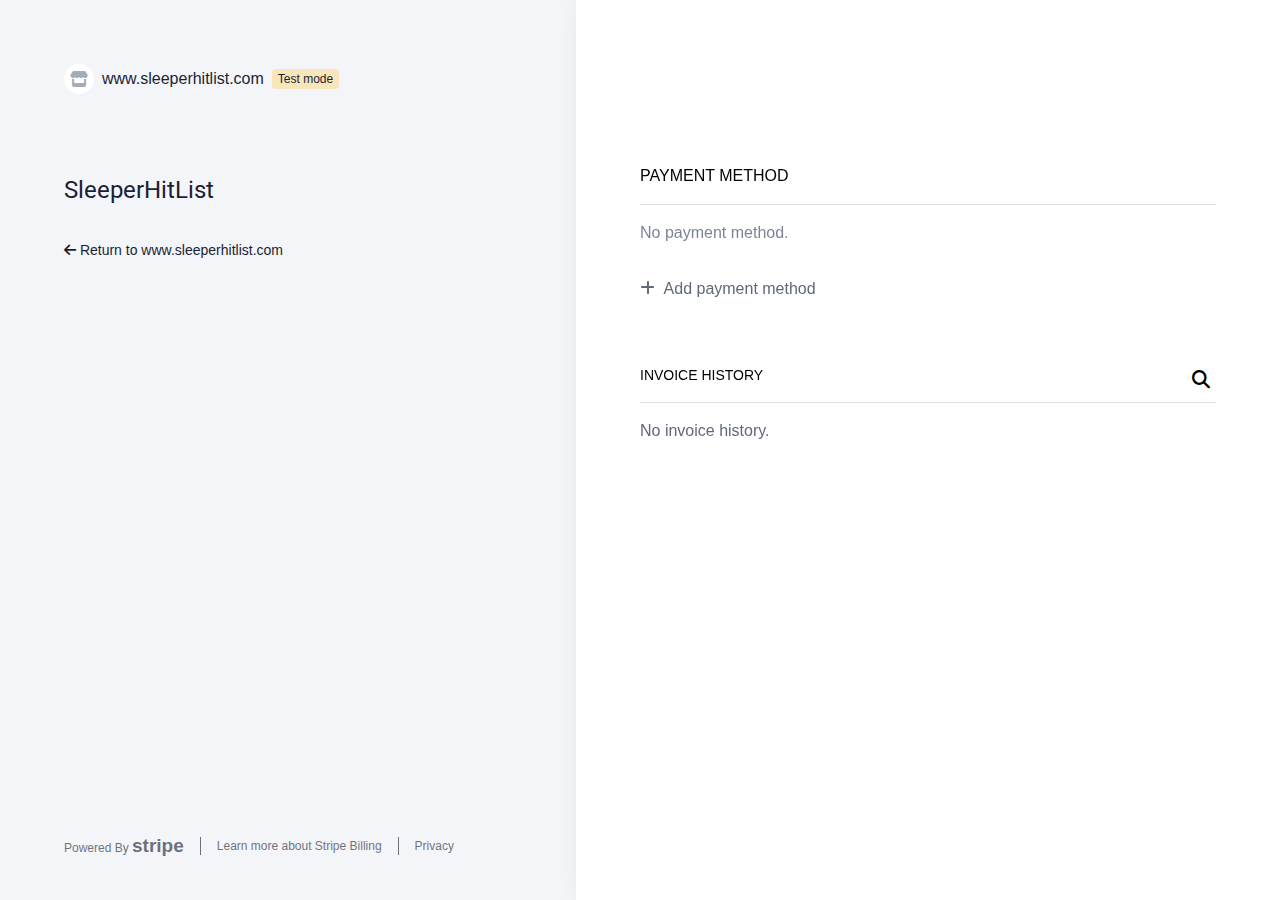
<file: innerPageHtml/billing.html>
<!DOCTYPE html>
<html lang="en">
<head>
    <meta charset="UTF-8">
    <meta name="viewport" content="width=device-width, initial-scale=1.0">
    <title>Billing</title>
    <link rel="stylesheet" href="/innerPageCss/style.css">

    <link rel="stylesheet" href="https://cdnjs.cloudflare.com/ajax/libs/font-awesome/6.6.0/css/all.min.css">
</head>
<body>
       <div class="billing">
        <div class="inner-part">
            <div class="left">
            <div class="top">
              <div class="test-mode">
                <i class="fa-solid fa-store"></i>
                <a href="https://sleeperhitlist-new.webflow.io/">www.sleeperhitlist.com</a>
                <p>Test mode</p>
              </div><!--Test-Mode -->
               <div class="text">
                <h3>SleeperHitList</h3>
               </div>
               <div class="return">
                <a href="https://sleeperhitlist-new.webflow.io/">
                    <i class="fa-solid fa-arrow-left"></i>  
                    Return to www.sleeperhitlist.com</a>
               </div>
            </div><!--top End-->
            <div class="bottom">
                <p > Powered By <span>stripe</span></p>
                <p > Learn more about Stripe Billing</p>
                <p> Privacy</p>
            </div><!--Bottom End-->
            </div><!--Left End-->
            <div class="right">
               <div class="payment">
                <p>Payment method</p>
               </div>
                
               <div class="p-method">
                <p>No payment method.</p>
               </div>

              <div class="add-pay">
                <a href="/innerPageHtml/payment.html"><i class="fa-solid fa-plus"></i> Add payment method</a>
              </div>

               <div class="invoice">
                <p>Invoice history </p>
                <div class="search">
                    <input type="text" placeholder="Filter invoices..." class="hide">
                    <i class="fa-solid fa-magnifying-glass"></i>
                </div>
               </div>

               <div class="no-invoice">
                <p>No invoice history.  </p>
               </div>

            </div><!--Right End-->
        </div><!---inner-part End-->
       </div><!--Billing End-->
</body>
</html>
</file>
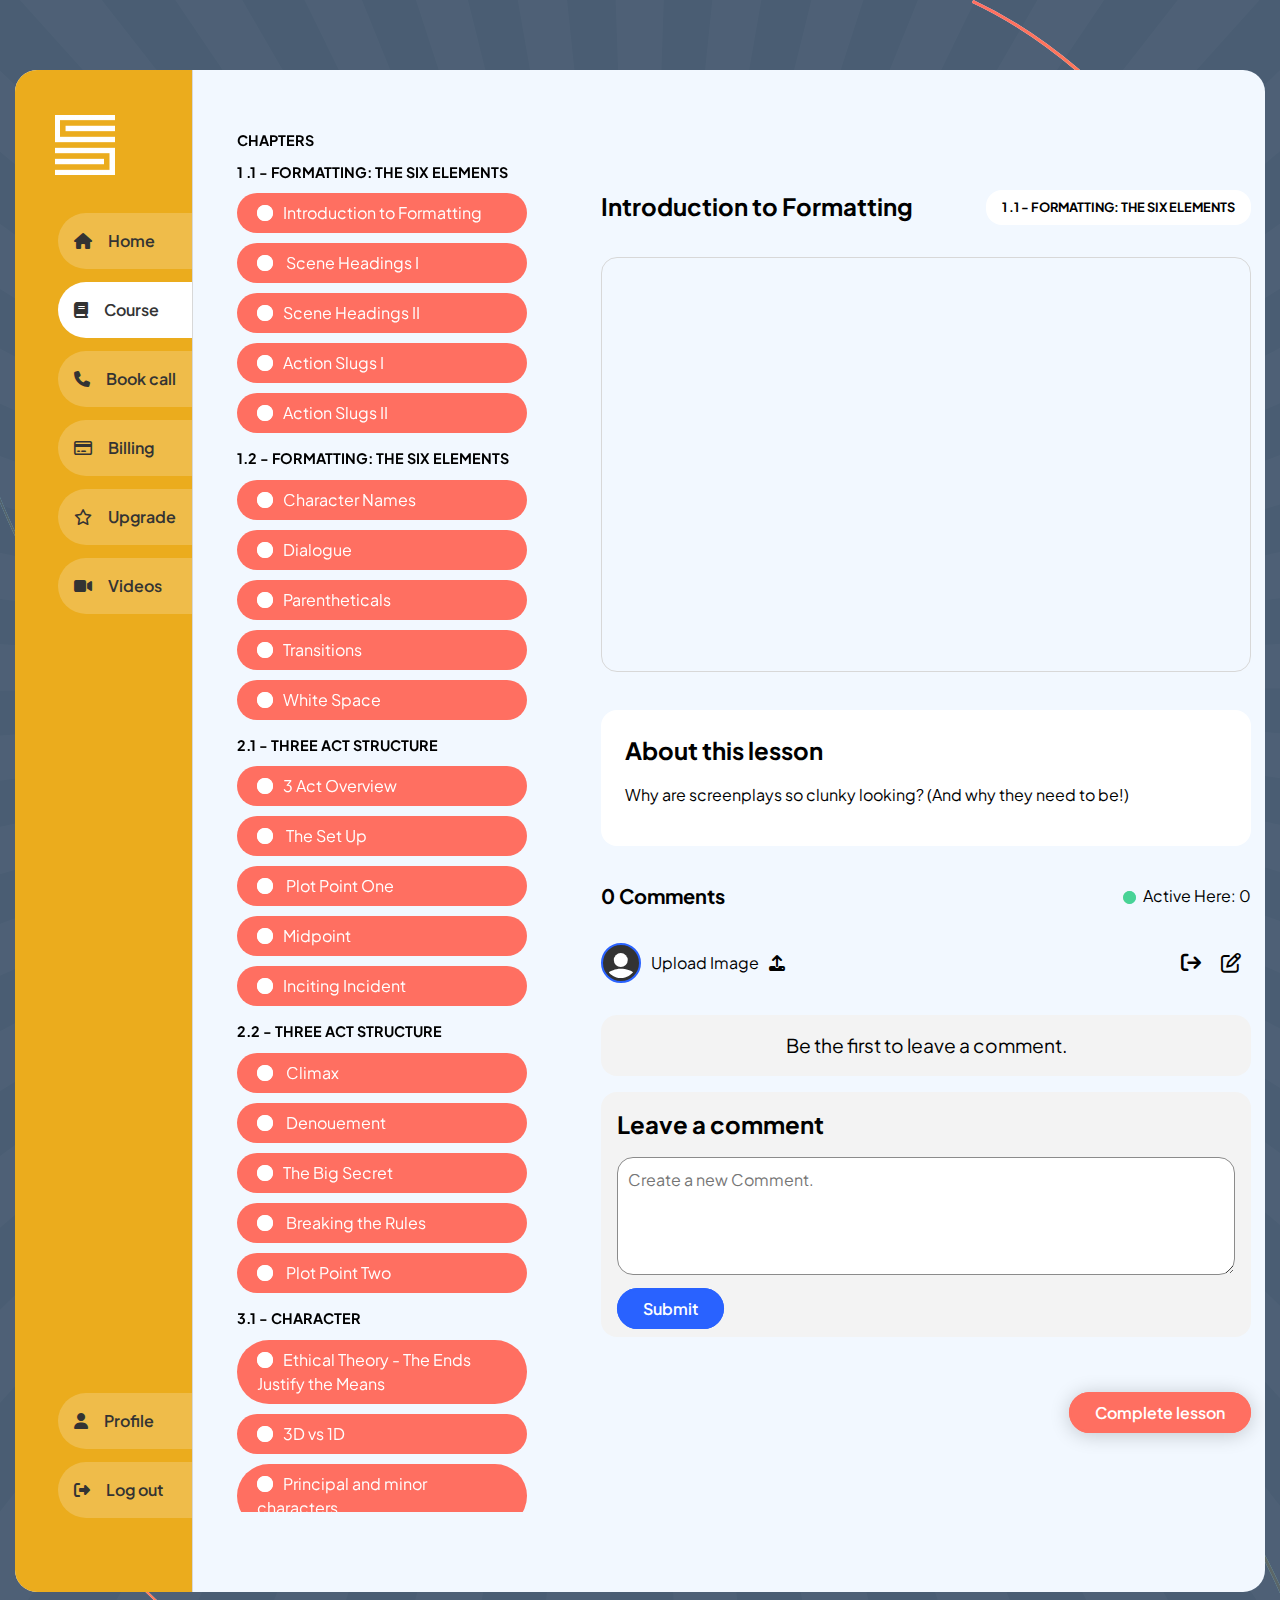
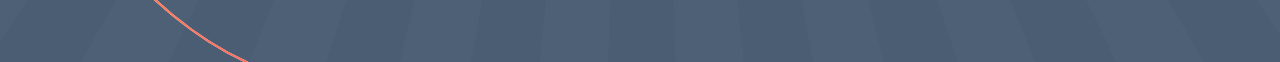
<file: innerPageHtml/course.html>
<!DOCTYPE html>
<html lang="en">
<head>
    <meta charset="UTF-8">
    <meta name="viewport" content="width=device-width, initial-scale=1.0">
    <title>Course</title>
    <link rel="stylesheet" href="/innerPageCss/style.css">
     <link rel="stylesheet" href="/innerPageCss/responsive.css">
    
     <!--Font Awesom Libray-->
     <link rel="stylesheet" href="https://cdnjs.cloudflare.com/ajax/libs/font-awesome/6.6.0/css/all.min.css"/>

     <!---Font Family-->
        <style>
        @import url('https://fonts.googleapis.com/css2?family=Plus+Jakarta+Sans:ital,wght@0,200..800;1,200..800&display=swap');
        </style>
    
</head>
<body>

    <div class="dashboard">
        <img src="/image/das-left.svg" alt="" class="left-side">
        <img src="/image/das-right.svg" alt="" class="right-side">
        <div class="container">
            <div class="app_page">
                <div class="manu_v1">
                    <div class="manu_top">
                       <a href="/HtmlFile/index.html"><img src="/image/dashboard-logo.svg" alt=""></a>
                       <div class="nav">
                         <a href="/innerPageHtml/home.html" class="tablinks" ><i class="fa-solid fa-house"></i><span>Home</span></a>
                         <a href="#" class="home_text tablinks"><i class="fa-solid fa-book"></i><span>Course</span></a>
                         <a href="#" class="tablinks"><i class="fa-solid fa-phone"></i> <span>Book call</span></a>
                         <a href="/innerPageHtml/billing.html" class="tablinks"><i class="fa-regular fa-credit-card"></i> <span>Billing</span></a>
                         <a href="#" class="tablinks"><i class="fa-regular fa-star"></i> <span>Upgrade</span></a>
                         <a href="#" class="tablinks"><i class="fa-solid fa-video"></i> <span>Videos</span></a>
                       </div>
                    </div>
                      
                    <div class="manu_bot">
                     <a href="#"><i class="fa-solid fa-user"></i> <span>Profile</span></a>
                     <a href="#"><i class="fa-solid fa-right-from-bracket"></i> <span>Log out</span></a>
                    </div>
                  </div><!--manu_v1 End-->

                  <div class="main-dashboard">
                    <div class="inner-course">
                        <div class="cheapter-menu">
                             <h4>CHAPTERS</h4>
                             <div class="scroll">
                             <div class="list-item">
                                <h4>1 .1 - FORMATTING: THE SIX ELEMENTS</h4>
                                <ul>
                                    <li><i class="fa-regular fa-circle"></i><a href="#">Introduction to Formatting</a></li>
                                    <li><i class="fa-regular fa-circle"></i><a href="#">
                                        Scene Headings I</a></li>
                                    <li><i class="fa-regular fa-circle"></i><a href="#">Scene Headings II</a></li>
                                    <li><i class="fa-regular fa-circle"></i><a href="#">Action Slugs I</a></li>
                                    <li><i class="fa-regular fa-circle"></i><a href="#">Action Slugs II</a></li>
                                </ul>
                             </div><!--list-item End-->

                             <div class="list-item">
                                <h4>1.2 - FORMATTING: THE SIX ELEMENTS</h4>
                                <ul>
                                    <li><i class="fa-regular fa-circle"></i><a href="#">Character Names</a></li>
                                    <li><i class="fa-regular fa-circle"></i><a href="#">Dialogue</a></li>
                                    <li><i class="fa-regular fa-circle"></i><a href="#">Parentheticals</a></li>
                                    <li><i class="fa-regular fa-circle"></i><a href="#">Transitions</a></li>
                                    <li><i class="fa-regular fa-circle"></i><a href="#">White Space</a></li>
                                </ul>
                             </div><!--list-item End-->

                             <div class="list-item">
                                <h4>2.1 - THREE ACT STRUCTURE</h4>
                                <ul>
                                    <li><i class="fa-regular fa-circle"></i><a href="#">3 Act Overview</a></li>
                                    <li><i class="fa-regular fa-circle"></i><a href="#">
                                        The Set Up</a></li>
                                    <li><i class="fa-regular fa-circle"></i><a href="#">
                                        Plot Point One</a></li>
                                    <li><i class="fa-regular fa-circle"></i><a href="#">Midpoint</a></li>
                                    <li><i class="fa-regular fa-circle"></i><a href="#">Inciting Incident</a></li>
                                </ul>
                             </div><!--list-item End-->
                            
                             <div class="list-item">
                                <h4>2.2 - THREE ACT STRUCTURE</h4>
                                <ul>
                                    <li><i class="fa-regular fa-circle"></i><a href="#">
                                        Climax</a></li>
                                    <li><i class="fa-regular fa-circle"></i><a href="#">
                                        Denouement</a></li>
                                    <li><i class="fa-regular fa-circle"></i><a href="#">The Big Secret</a></li>
                                    <li><i class="fa-regular fa-circle"></i><a href="#">
                                        Breaking the Rules</a></li>
                                    <li><i class="fa-regular fa-circle"></i><a href="#">
                                        Plot Point Two</a></li>
                                </ul>
                             </div><!--list-item End-->
 
                             <div class="list-item">
                                <h4>3.1 - CHARACTER</h4>
                                <ul>
                                    <li><i class="fa-regular fa-circle"></i><a href="#">Ethical Theory - The Ends Justify the Means</a></li>
                                    <li><i class="fa-regular fa-circle"></i><a href="#">3D vs 1D</a></li>
                                    <li><i class="fa-regular fa-circle"></i><a href="#">Principal and minor characters</a></li>
                                </ul>
                             </div><!--list-item End-->
                              
                             <div class="list-item">
                                <h4>3.2 - CHARACTER</h4>
                                <ul>
                                    <li><i class="fa-regular fa-circle"></i><a href="#">Characterization</a></li>
                                    <li><i class="fa-regular fa-circle"></i><a href="#">Deep Character</a></li>
                                    <li><i class="fa-regular fa-circle"></i><a href="#">Passive vs. Active</a></li>
                                    <li><i class="fa-regular fa-circle"></i><a href="#"> Heroes and Villians</a></li>
                                </ul>
                             </div><!--list-item End-->

                             <div class="list-item">
                                <h4>4.1 - DIALOGUE</h4>
                                <ul>
                                    <li><i class="fa-regular fa-circle"></i><a href="#">Dialogue Intro</a></li>
                                    <li><i class="fa-regular fa-circle"></i><a href="#">Exposition</a></li>
                                    <li><i class="fa-regular fa-circle"></i><a href="#"> Differentiation</a></li>
                                    <li><i class="fa-regular fa-circle"></i><a href="#">Dialogue is NOT normal</a></li>
                                </ul>
                             </div><!--list-item End-->

                             <div class="list-item">
                                <h4>4.2 - DIALOGUE</h4>
                                <ul>
                                    <li><i class="fa-regular fa-circle"></i><a href="#">Shoe Leather</a></li>
                                    <li><i class="fa-regular fa-circle"></i><a href="#">Quality vs Quantity</a></li>
                                    <li><i class="fa-regular fa-circle"></i><a href="#">Subtext</a></li>
                                    <li><i class="fa-regular fa-circle"></i><a href="#">Be Fearless</a></li>
                                </ul>
                             </div><!--list-item End-->

                             <div class="list-item">
                                <h4>5.1 - SCENE</h4>
                                <ul>
                                    <li><i class="fa-regular fa-circle"></i><a href="#">
                                        Scene Headings vs Scene</a></li>
                                    <li><i class="fa-regular fa-circle"></i><a href="#">
                                        The Sequence</a></li>
                                    <li><i class="fa-regular fa-circle"></i><a href="#">Two reasons to write a scene</a></li>   
                                </ul>
                             </div><!--list-item End-->

                             <div class="list-item">
                                <h4>5.2 - SCENE</h4>
                                <ul>
                                    <li><i class="fa-regular fa-circle"></i><a href="#">Setups/Payoffs</a></li>
                                    <li><i class="fa-regular fa-circle"></i><a href="#">
                                        Start Late/End Early</a></li>
                                    <li><i class="fa-regular fa-circle"></i><a href="#">Conflict</a></li>
                                    <li><i class="fa-regular fa-circle"></i><a href="#">The Pivot</a></li>
                                </ul>
                             </div><!--list-item End-->

                             <div class="list-item">
                                <h4>6.1 - THEME</h4>
                                <ul>
                                    <li><i class="fa-regular fa-circle"></i><a href="#">
                                        Defining Theme</a></li>
                                    <li><i class="fa-regular fa-circle"></i><a href="#">
                                        Inevitability</a></li>
                                    <li><i class="fa-regular fa-circle"></i><a href="#">Real World Examples</a></li>
                                    <li><i class="fa-regular fa-circle"></i><a href="#">Ideology: writer’s bane</a></li>
                                    <li><i class="fa-regular fa-circle"></i><a href="#">Message vs Meaning</a></li>
                                </ul>
                             </div><!--list-item End-->
                            </div><!--Scroll End-->
                        </div><!--cheapter-menu End-->

                        <main class="main_dashboard">
                            <div class="text-head">
                                <h3>Introduction to Formatting</h3>
                                <p>1 .1 - FORMATTING: THE SIX ELEMENTS</p>
                            </div>
                            <div class="video">
                                <iframe  src="https://app.vidzflow.com/v/PXlS69CDKG" frameborder="0" scrolling="no"></iframe>
                            </div>
                            <div class="about-lesson">
                                <h3>About this lesson</h3>
                                <p>Why are screenplays so clunky looking? (And why they need to be!)</p>
                            </div>

                            <div class="comment">
                                <h5>0 Comments</h5>
                                 <p><i class="fa-regular fa-circle"></i>Active Here: 0</p>
                            </div>
                            <div class="comment_profile">
                                <div class="left">
                                    <img src="/image/profile_img.svg"alt="">
                                     <p>Upload Image</p>
                                     <i class="fa-solid fa-upload"></i>
                                </div>
                                <div class="right">
                                    <i class="fa-solid fa-arrow-right-from-bracket"></i>
                                    <i class="fa-regular fa-pen-to-square"></i>
                                </div>
                            </div>
                             
                            <div class="comment-text">
                                <p>Be the first to leave a comment.</p>
                            </div>

                            <div class="leave-comment">
                              <h3>Leave a comment</h3>
                              <textarea name="" id="" placeholder="Create a new Comment." rows="4" ></textarea> <br>
                              <a href="#">Submit</a>
                            </div>
                            
                            <div class="complete">
                                <a href="#">Complete lesson</a>
                            </div>
                        </main><!--main_dashboard End-->
                    </div><!--inner course End-->
                  </div><!---main-dashboard end-->
            </div><!--app_page End-->
        </div><!---Container End-->
    </div><!--dashboard End-->
    
</body>
</html>
</file>
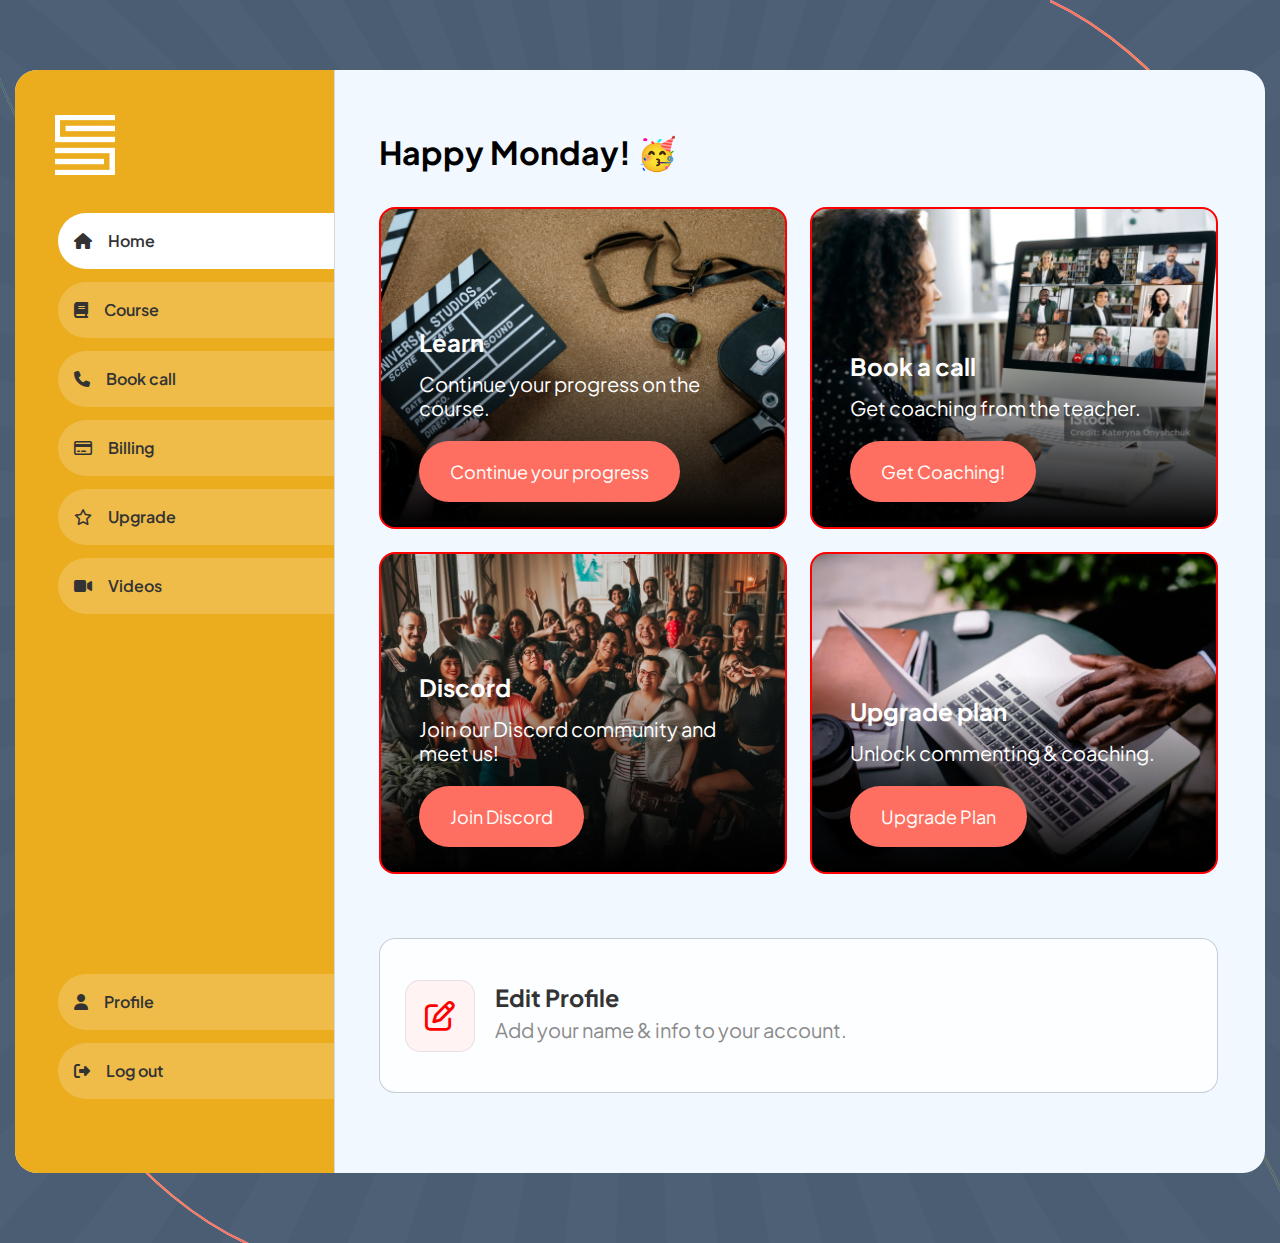
<file: innerPageHtml/home.html>
<!DOCTYPE html>
<html lang="en">
<head>
    <meta charset="UTF-8">
    <meta name="viewport" content="width=device-width, initial-scale=1.0">
    <title>Home</title>
    <link rel="stylesheet" href="/innerPageCss/style.css">
    <link rel="stylesheet" href="/innerPageCss/responsive.css">

    <!--Font Awesom Library-->
    <link rel="stylesheet" href="https://cdnjs.cloudflare.com/ajax/libs/font-awesome/6.6.0/css/all.min.css"/>

    <!---Font Family-->
       <style>
        @import url('https://fonts.googleapis.com/css2?family=Plus+Jakarta+Sans:ital,wght@0,200..800;1,200..800&display=swap');
        </style>
</head>
<body>
    <div class="dashboard">
        <img src="/image/das-left.svg" alt="" class="left-side">
        <img src="/image/das-right.svg" alt="" class="right-side">
        <div class="container">
           <div class="app_page">
             <div class="manu_v1">
               <div class="manu_top">
                  <a href="/HtmlFile/index.html"><img src="/image/dashboard-logo.svg" alt=""></a>
                  <div class="nav">
                    <a href="#" class="home_text tablinks"><i class="fa-solid fa-house"></i><span>Home</span></a>
                    <a href="/innerPageHtml/course.html" class="tablinks"><i class="fa-solid fa-book"></i><span>Course</span></a>
                    <a href="#" class="tablinks" ><i class="fa-solid fa-phone"></i> <span>Book call</span></a>
                    <a href="/innerPageHtml/billing.html" class="tablinks"><i class="fa-regular fa-credit-card"></i> <span>Billing</span></a>
                    <a href="#" class="tablinks"><i class="fa-regular fa-star"></i> <span>Upgrade</span></a>
                    <a href="#" class="tablinks"><i class="fa-solid fa-video"></i> <span>Videos</span></a>
                  </div>
               </div>
                 
               <div class="manu_bot">
                <a href="#"><i class="fa-solid fa-user"></i> <span>Profile</span></a>
                <a href="#"><i class="fa-solid fa-right-from-bracket"></i> <span>Log out</span></a>
               </div>
             </div><!--manu_v1 End-->
    
             <div class="main-dashboard">
               <h1>Happy Monday! 🥳 </h1>
                <div class="home">
                   <div class="box">
                    <h2>Learn</h2>
                    <p>Continue your progress on the course.</p>
                    <a href="#">Continue your progress</a>
                   </div>

                   <div class="box">
                        <h2>Book a call</h2>
                    <p>Get coaching from the teacher.</p>
                    <a href="#">Get Coaching!</a>
                   </div>

                   <div class="box">
                   <h2>Discord</h2>
                    <p>Join our Discord community and meet us!</p>
                    <a href="#">Join Discord</a>
                   </div>

                   <div class="box">
                    <h2>Upgrade plan</h2>
                    <p>Unlock commenting & coaching.</p>
                    <a href="#">Upgrade Plan</a>
                   </div>

                </div>

                 <div class="edit_profile">
                     <div class="left">
                       <a href="#"><i class="fa-regular fa-pen-to-square"></i></a>
                     </div>
                     <div class="right">
                      <h3>Edit Profile</h3>
                      <p>Add your name & info to your account.</p>
                     </div>
                 </div>
             </div><!--main-dashboard End-->
           </div><!--app_page End-->
        </div><!--Container End-->
    </div><!--dashboard End-->
</body>
</html>
</file>
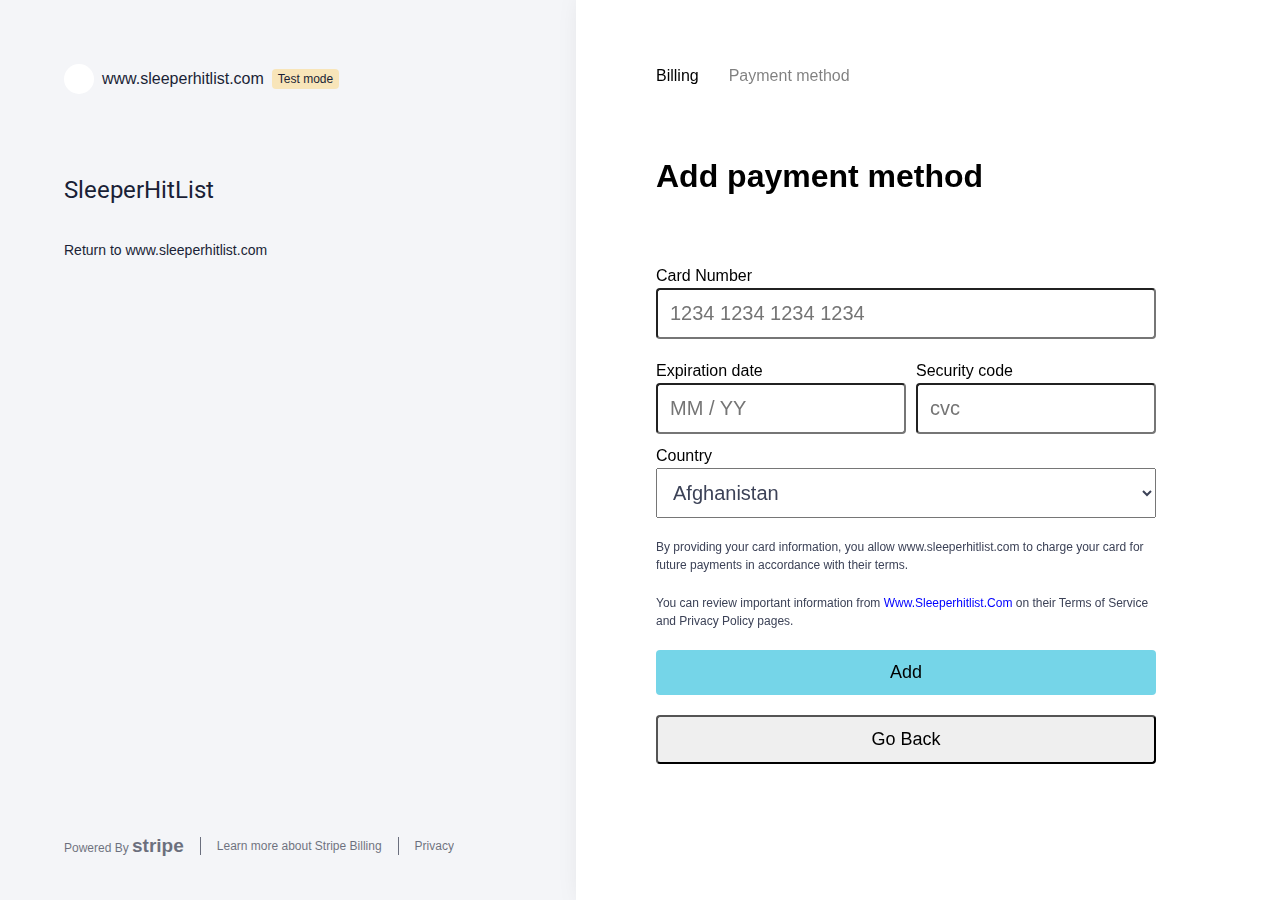
<file: innerPageHtml/payment.html>
<!DOCTYPE html>
<html lang="en">

<head>
  <meta charset="UTF-8">
  <meta name="viewport" content="width=device-width, initial-scale=1.0">
  <title>Payment</title>
  <link rel="stylesheet" href="/innerPageCss/style.css">
  <link rel="stylesheet" href="https://cdnjs.cloudflare.com/ajax/libs/font-awesome/6.6.0/css/all.min.css"
    integrity="sha512-Kc323vGBEqzTmouAECnVceyQqyqdsSiqLQISBL29aUW4U/M7pSPA/gEUZQqv1cwx4OnYxTxve5UMg5GT6L4JJg=="
    crossorigin="anonymous" referrerpolicy="no-referrer" />
</head>

<body>
  <div class="billing">
    <div class="inner-part">
      <div class="left">
        <div class="top">
          <div class="test-mode">
            <i class="fa-solid fa-store"></i>
            <a href="https://sleeperhitlist-new.webflow.io/">www.sleeperhitlist.com</a>
            <p>Test mode</p>
          </div><!--Test-Mode -->
          <div class="text">
            <h3>SleeperHitList</h3>
          </div>
          <div class="return">
            <a href="#">
              <i class="fa-solid fa-arrow-left"></i>
              Return to www.sleeperhitlist.com</a>
          </div>
        </div><!--top End-->
        <div class="bottom">
          <p> Powered By <span>stripe</span></p>
          <p> Learn more about Stripe Billing</p>
          <p> Privacy</p>
        </div><!--Bottom End-->
      </div><!--Left End-->
      <div class="payment-method">
        <div class="box-root">
          <a href="/innerPageHtml/billing.html"> Billing</a>
          <i class="fa-solid fa-chevron-right"></i>
          <span>Payment method</span>
        </div>

        <div class="form">
          <h1>Add payment method</h1>
          <div class="card-form">
           <div class="cardNumber">
            <div class="card-num">
              <label for="">Card Number</label> <br>
              <input type="number"  placeholder="1234 1234 1234 1234">
             </div>
             <div class="card-icon">
              <i class="fa-brands fa-cc-visa"></i>
              <i class="fa-brands fa-cc-mastercard"></i>
              <i class="fa-brands fa-cc-amex"></i>
              <i class="fa-brands fa-cc-jcb"></i>
             </div>
           </div><!--Card-Number-->
            <div class="date-code">
              <div class="date">
                <label for="">Expiration date</label> <br>
                <input type="number" placeholder="MM / YY">
              </div>
              <div class="code">
                <div class="sub-code">
                  <label for="">Security code</label> <br>
                <input type="number" placeholder="cvc">
                </div>
                <div class="credit">
                  <i class="fa-regular fa-credit-card"></i>
                </div>
              </div>
            </div><!---Date-Code-->
            <label for="">Country</label>
            <div class="p select">
            <select name="" id="">
              <option disabled="" value="">Select</option>
              <option value="AF">Afghanistan</option>
              <option value="AX">Åland Islands</option>
              <option value="AL">Albania</option>
              <option value="DZ">Algeria</option>
              <option value="AD">Andorra</option>
              <option value="AO">Angola</option>
              <option value="AI">Anguilla</option>
              <option value="AQ">Antarctica</option>
              <option value="AG">Antigua &amp; Barbuda</option>
              <option value="AR">Argentina</option>
              <option value="AM">Armenia</option>
              <option value="AW">Aruba</option>
              <option value="AC">Ascension Island</option>
              <option value="AU">Australia</option>
              <option value="AT">Austria</option>
              <option value="AZ">Azerbaijan</option>
              <option value="BS">Bahamas</option>
              <option value="BH">Bahrain</option>
              <option value="BD">Bangladesh</option>
              <option value="BB">Barbados</option>
              <option value="BY">Belarus</option>
              <option value="BE">Belgium</option>
              <option value="BZ">Belize</option>
              <option value="BJ">Benin</option>
              <option value="BM">Bermuda</option>
              <option value="BT">Bhutan</option>
              <option value="BO">Bolivia</option>
              <option value="BA">Bosnia &amp; Herzegovina</option>
              <option value="BW">Botswana</option>
              <option value="BV">Bouvet Island</option>
              <option value="BR">Brazil</option>
              <option value="IO">British Indian Ocean Territory</option>
              <option value="VG">British Virgin Islands</option>
              <option value="BN">Brunei</option>
              <option value="BG">Bulgaria</option>
              <option value="BF">Burkina Faso</option>
              <option value="BI">Burundi</option>
              <option value="KH">Cambodia</option>
              <option value="CM">Cameroon</option>
              <option value="CA">Canada</option>
              <option value="CV">Cape Verde</option>
              <option value="BQ">Caribbean Netherlands</option>
              <option value="KY">Cayman Islands</option>
              <option value="CF">Central African Republic</option>
              <option value="TD">Chad</option>
              <option value="CL">Chile</option>
              <option value="CN">China</option>
              <option value="CO">Colombia</option>
              <option value="KM">Comoros</option>
              <option value="CG">Congo - Brazzaville</option>
              <option value="CD">Congo - Kinshasa</option>
              <option value="CK">Cook Islands</option>
              <option value="CR">Costa Rica</option>
              <option value="CI">Côte d’Ivoire</option>
              <option value="HR">Croatia</option>
              <option value="CW">Curaçao</option>
              <option value="CY">Cyprus</option>
              <option value="CZ">Czechia</option>
              <option value="DK">Denmark</option>
              <option value="DJ">Djibouti</option>
              <option value="DM">Dominica</option>
              <option value="DO">Dominican Republic</option>
              <option value="EC">Ecuador</option>
              <option value="EG">Egypt</option>
              <option value="SV">El Salvador</option>
              <option value="GQ">Equatorial Guinea</option>
              <option value="ER">Eritrea</option>
              <option value="EE">Estonia</option>
              <option value="SZ">Eswatini</option>
              <option value="ET">Ethiopia</option>
              <option value="FK">Falkland Islands</option>
              <option value="FO">Faroe Islands</option>
              <option value="FJ">Fiji</option>
              <option value="FI">Finland</option>
              <option value="FR">France</option>
              <option value="GF">French Guiana</option>
              <option value="PF">French Polynesia</option>
              <option value="TF">French Southern Territories</option>
              <option value="GA">Gabon</option>
              <option value="GM">Gambia</option>
              <option value="GE">Georgia</option>
              <option value="DE">Germany</option>
              <option value="GH">Ghana</option>
              <option value="GI">Gibraltar</option>
              <option value="GR">Greece</option>
              <option value="GL">Greenland</option>
              <option value="GD">Grenada</option>
              <option value="GP">Guadeloupe</option>
              <option value="GU">Guam</option>
              <option value="GT">Guatemala</option>
              <option value="GG">Guernsey</option>
              <option value="GN">Guinea</option>
              <option value="GW">Guinea-Bissau</option>
              <option value="GY">Guyana</option>
              <option value="HT">Haiti</option>
              <option value="HN">Honduras</option>
              <option value="HK">Hong Kong SAR China</option>
              <option value="HU">Hungary</option>
              <option value="IS">Iceland</option>
              <option value="IN">India</option>
              <option value="ID">Indonesia</option>
              <option value="IQ">Iraq</option>
              <option value="IE">Ireland</option>
              <option value="IM">Isle of Man</option>
              <option value="IL">Israel</option>
              <option value="IT">Italy</option>
              <option value="JM">Jamaica</option>
              <option value="JP">Japan</option>
              <option value="JE">Jersey</option>
              <option value="JO">Jordan</option>
              <option value="KZ">Kazakhstan</option>
              <option value="KE">Kenya</option>
              <option value="KI">Kiribati</option>
              <option value="XK">Kosovo</option>
              <option value="KW">Kuwait</option>
              <option value="KG">Kyrgyzstan</option>
              <option value="LA">Laos</option>
              <option value="LV">Latvia</option>
              <option value="LB">Lebanon</option>
              <option value="LS">Lesotho</option>
              <option value="LR">Liberia</option>
              <option value="LY">Libya</option>
              <option value="LI">Liechtenstein</option>
              <option value="LT">Lithuania</option>
              <option value="LU">Luxembourg</option>
              <option value="MO">Macao SAR China</option>
              <option value="MG">Madagascar</option>
              <option value="MW">Malawi</option>
              <option value="MY">Malaysia</option>
              <option value="MV">Maldives</option>
              <option value="ML">Mali</option>
              <option value="MT">Malta</option>
              <option value="MQ">Martinique</option>
              <option value="MR">Mauritania</option>
              <option value="MU">Mauritius</option>
              <option value="YT">Mayotte</option>
              <option value="MX">Mexico</option>
              <option value="MD">Moldova</option>
              <option value="MC">Monaco</option>
              <option value="MN">Mongolia</option>
              <option value="ME">Montenegro</option>
              <option value="MS">Montserrat</option>
              <option value="MA">Morocco</option>
              <option value="MZ">Mozambique</option>
              <option value="MM">Myanmar (Burma)</option>
              <option value="NA">Namibia</option>
              <option value="NR">Nauru</option>
              <option value="NP">Nepal</option>
              <option value="NL">Netherlands</option>
              <option value="NC">New Caledonia</option>
              <option value="NZ">New Zealand</option>
              <option value="NI">Nicaragua</option>
              <option value="NE">Niger</option>
              <option value="NG">Nigeria</option>
              <option value="NU">Niue</option>
              <option value="MK">North Macedonia</option>
              <option value="NO">Norway</option>
              <option value="OM">Oman</option>
              <option value="PK">Pakistan</option>
              <option value="PS">Palestinian Territories</option>
              <option value="PA">Panama</option>
              <option value="PG">Papua New Guinea</option>
              <option value="PY">Paraguay</option>
              <option value="PE">Peru</option>
              <option value="PH">Philippines</option>
              <option value="PN">Pitcairn Islands</option>
              <option value="PL">Poland</option>
              <option value="PT">Portugal</option>
              <option value="PR">Puerto Rico</option>
              <option value="QA">Qatar</option>
              <option value="RE">Réunion</option>
              <option value="RO">Romania</option>
              <option value="RU">Russia</option>
              <option value="RW">Rwanda</option>
              <option value="WS">Samoa</option>
              <option value="SM">San Marino</option>
              <option value="ST">São Tomé &amp; Príncipe</option>
              <option value="SA">Saudi Arabia</option>
              <option value="SN">Senegal</option>
              <option value="RS">Serbia</option>
              <option value="SC">Seychelles</option>
              <option value="SL">Sierra Leone</option>
              <option value="SG">Singapore</option>
              <option value="SX">Sint Maarten</option>
              <option value="SK">Slovakia</option>
              <option value="SI">Slovenia</option>
              <option value="SB">Solomon Islands</option>
              <option value="SO">Somalia</option>
              <option value="ZA">South Africa</option>
              <option value="GS">South Georgia &amp; South Sandwich Islands</option>
              <option value="KR">South Korea</option>
              <option value="SS">South Sudan</option>
              <option value="ES">Spain</option>
              <option value="LK">Sri Lanka</option>
              <option value="BL">St. Barthélemy</option>
              <option value="SH">St. Helena</option>
              <option value="KN">St. Kitts &amp; Nevis</option>
              <option value="LC">St. Lucia</option>
              <option value="MF">St. Martin</option>
              <option value="PM">St. Pierre &amp; Miquelon</option>
              <option value="VC">St. Vincent &amp; Grenadines</option>
              <option value="SD">Sudan</option>
              <option value="SR">Suriname</option>
              <option value="SJ">Svalbard &amp; Jan Mayen</option>
              <option value="SE">Sweden</option>
              <option value="CH">Switzerland</option>
              <option value="TW">Taiwan</option>
              <option value="TJ">Tajikistan</option>
              <option value="TZ">Tanzania</option>
              <option value="TH">Thailand</option>
              <option value="TL">Timor-Leste</option>
              <option value="TG">Togo</option>
              <option value="TK">Tokelau</option>
              <option value="TO">Tonga</option>
              <option value="TT">Trinidad &amp; Tobago</option>
              <option value="TA">Tristan da Cunha</option>
              <option value="TN">Tunisia</option>
              <option value="TR">Türkiye</option>
              <option value="TM">Turkmenistan</option>
              <option value="TC">Turks &amp; Caicos Islands</option>
              <option value="TV">Tuvalu</option>
              <option value="UG">Uganda</option>
              <option value="UA">Ukraine</option>
              <option value="AE">United Arab Emirates</option>
              <option value="GB">United Kingdom</option>
              <option value="US">United States</option>
              <option value="UY">Uruguay</option>
              <option value="UZ">Uzbekistan</option>
              <option value="VU">Vanuatu</option>
              <option value="VA">Vatican City</option>
              <option value="VE">Venezuela</option>
              <option value="VN">Vietnam</option>
              <option value="WF">Wallis &amp; Futuna</option>
              <option value="EH">Western Sahara</option>
              <option value="YE">Yemen</option>
              <option value="ZM">Zambia</option>
              <option value="ZW">Zimbabwe</option>
            </select>
            </div>
            
            <p class="text-up">By providing your card information, you allow www.sleeperhitlist.com to charge your card for future payments in accordance with their terms.</p>

            <p class="text-down">You can review important information from <a href="https://sleeperhitlist-new.webflow.io/">www.sleeperhitlist.com</a> on their Terms of Service and Privacy Policy pages.</p>

           <div class="btn">
            <button class="add"><a href="">Add</a></button>
            <button class="back"><a href="">Go back</a></button>
           </div>
          </div><!--card-form-->
        </div><!--Form-->

      </div><!--Right End-->
    </div><!---inner-part End-->
  </div><!--Billing End-->
</body>
</html>
</file>
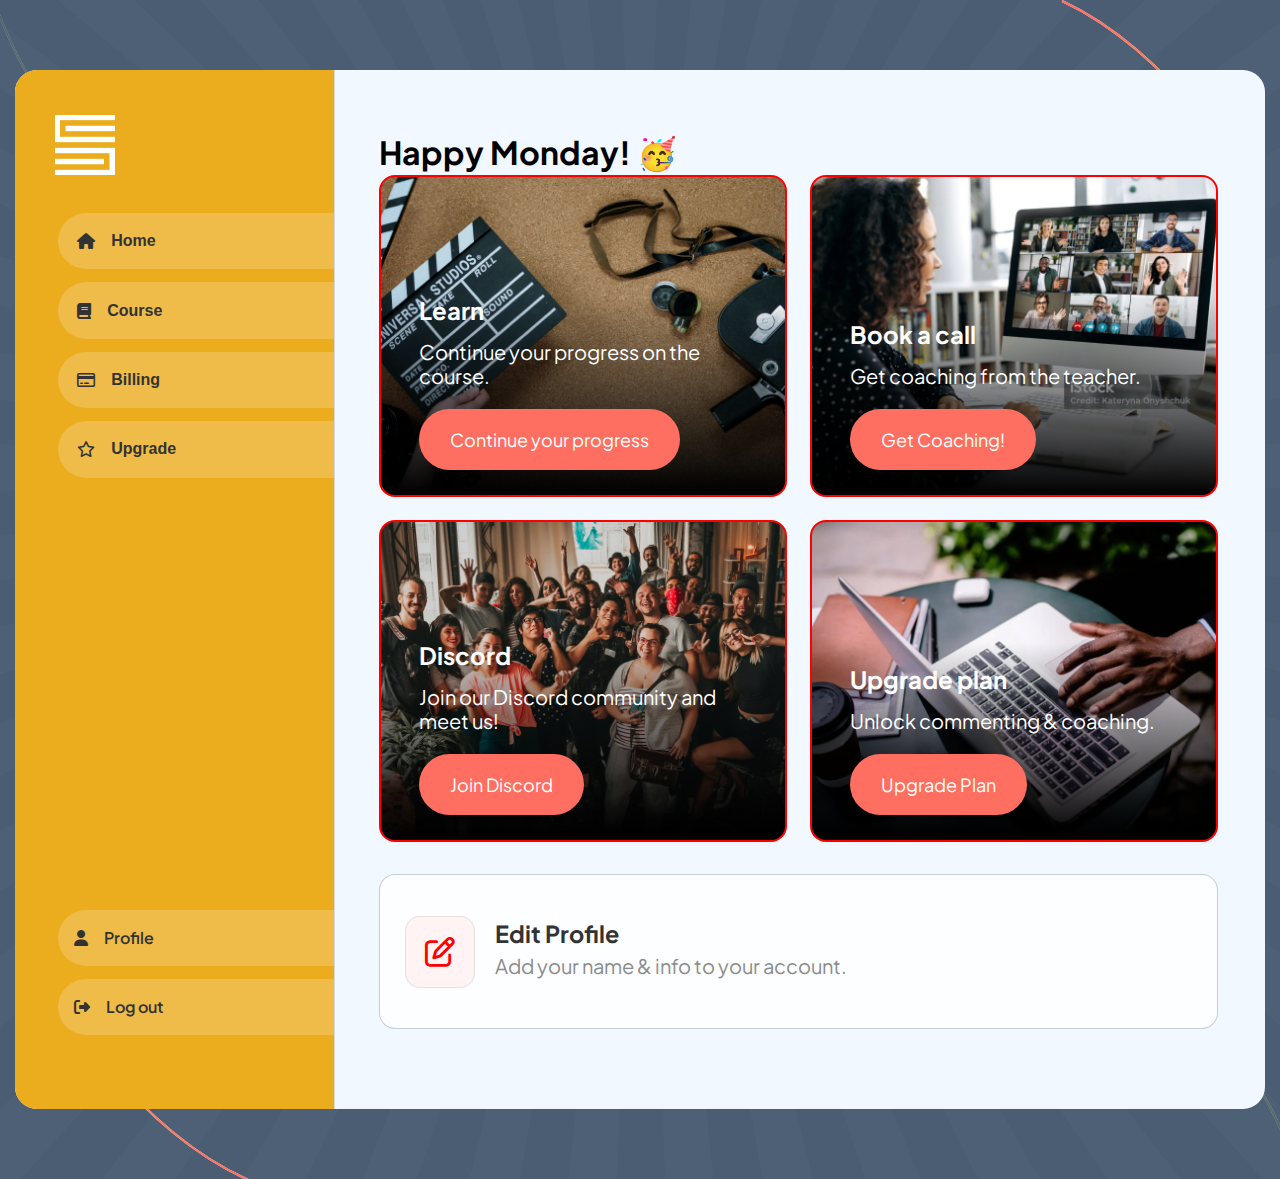
<file: innerPageHtml/tabe.html>
<!DOCTYPE html>
<html lang="en">
<head>
    <meta charset="UTF-8">
    <meta name="viewport" content="width=device-width, initial-scale=1.0">
    <title>Tabs</title>
    <link rel="stylesheet" href="/innerPageCss/style.css">
    <link rel="stylesheet" href="/innerPageCss/responsive.css">

    <!--Font Awesom Library-->
    <link rel="stylesheet" href="https://cdnjs.cloudflare.com/ajax/libs/font-awesome/6.6.0/css/all.min.css"/>

    <!---Font Family-->
       <style>
        @import url('https://fonts.googleapis.com/css2?family=Plus+Jakarta+Sans:ital,wght@0,200..800;1,200..800&display=swap');
        </style>
</head>
<body>


    <div class="dashboard">
        <img src="/image/das-left.svg" alt="" class="left-side">
        <img src="/image/das-right.svg" alt="" class="right-side">
        <div class="container">
           <div class="app_page">
             <div class="manu_v1">
               <div class="manu_top">
                  <a href="/HtmlFile/index.html"><img src="/image/dashboard-logo.svg" alt=""></a>

                  <div class="nav tab">
                    <button class="tablinks" onclick="openCity(event, 'Home')" id="defaultOpen"><i class="fa-solid fa-house"></i><span>Home</span></button>
                    
                    <button class="tablinks" onclick="openCity(event, 'Course')"><i class="fa-solid fa-book"></i><span>Course</span></button>
                    
                    <button class="tablinks" onclick="openCity(event, 'Billing')"><i class="fa-regular fa-credit-card"></i> <span>Billing</span></button>
                    
                    <button class="tablinks" onclick="openCity(event, 'Upgrade')"><i class="fa-regular fa-star"></i> <span>Upgrade</span></button>
                  </div>

                  <!-- <div class="nav">
                    <a href="#" class="home_text"><i class="fa-solid fa-house"></i><span>Home</span></a>
                    <a href="/innerPageHtml/course.html"><i class="fa-solid fa-book"></i><span>Course</span></a>
                    <a href="#" class="tablinks" ><i class="fa-solid fa-phone"></i> <span>Book call</span></a>
                    <a href="/innerPageHtml/billing.html"><i class="fa-regular fa-credit-card"></i> <span>Billing</span></a>
                    <a href="#"><i class="fa-regular fa-star"></i> <span>Upgrade</span></a>
                    <a href="#"><i class="fa-solid fa-video"></i> <span>Videos</span></a>
                  </div> -->
               </div>
                 
               <div class="manu_bot">
                <a href="#"><i class="fa-solid fa-user"></i> <span>Profile</span></a>
                <a href="#"><i class="fa-solid fa-right-from-bracket"></i> <span>Log out</span></a>
               </div>
             </div><!--manu_v1 End-->
            
             <div id="Home" class="main-dashboard tabcontent">
               <h1>Happy Monday! 🥳 </h1>
                <div class="home">
                   <div class="box">
                    <h2>Learn</h2>
                    <p>Continue your progress on the course.</p>
                    <a href="#">Continue your progress</a>
                   </div>

                   <div class="box">
                        <h2>Book a call</h2>
                    <p>Get coaching from the teacher.</p>
                    <a href="#">Get Coaching!</a>
                   </div>

                   <div class="box">
                   <h2>Discord</h2>
                    <p>Join our Discord community and meet us!</p>
                    <a href="#">Join Discord</a>
                   </div>

                   <div class="box">
                    <h2>Upgrade plan</h2>
                    <p>Unlock commenting & coaching.</p>
                    <a href="#">Upgrade Plan</a>
                   </div>

                </div>

                 <div class="edit_profile">
                     <div class="left">
                       <a href="#"><i class="fa-regular fa-pen-to-square"></i></a>
                     </div>
                     <div class="right">
                      <h3>Edit Profile</h3>
                      <p>Add your name & info to your account.</p>
                     </div>
                 </div>
             </div><!--main-dashboard End-->
             <div id="Course" class="main-dashboard tabcontent">
              <div class="inner-course">
                  <div class="cheapter-menu">
                       <h4>CHAPTERS</h4>
                       <div class="scroll">
                       <div class="list-item">
                          <h4>1 .1 - FORMATTING: THE SIX ELEMENTS</h4>
                          <ul>
                              <li><i class="fa-regular fa-circle"></i><a href="#">Introduction to Formatting</a></li>
                              <li><i class="fa-regular fa-circle"></i><a href="#">
                                  Scene Headings I</a></li>
                              <li><i class="fa-regular fa-circle"></i><a href="#">Scene Headings II</a></li>
                              <li><i class="fa-regular fa-circle"></i><a href="#">Action Slugs I</a></li>
                              <li><i class="fa-regular fa-circle"></i><a href="#">Action Slugs II</a></li>
                          </ul>
                       </div><!--list-item End-->

                       <div class="list-item">
                          <h4>1.2 - FORMATTING: THE SIX ELEMENTS</h4>
                          <ul>
                              <li><i class="fa-regular fa-circle"></i><a href="#">Character Names</a></li>
                              <li><i class="fa-regular fa-circle"></i><a href="#">Dialogue</a></li>
                              <li><i class="fa-regular fa-circle"></i><a href="#">Parentheticals</a></li>
                              <li><i class="fa-regular fa-circle"></i><a href="#">Transitions</a></li>
                              <li><i class="fa-regular fa-circle"></i><a href="#">White Space</a></li>
                          </ul>
                       </div><!--list-item End-->

                       <div class="list-item">
                          <h4>2.1 - THREE ACT STRUCTURE</h4>
                          <ul>
                              <li><i class="fa-regular fa-circle"></i><a href="#">3 Act Overview</a></li>
                              <li><i class="fa-regular fa-circle"></i><a href="#">
                                  The Set Up</a></li>
                              <li><i class="fa-regular fa-circle"></i><a href="#">
                                  Plot Point One</a></li>
                              <li><i class="fa-regular fa-circle"></i><a href="#">Midpoint</a></li>
                              <li><i class="fa-regular fa-circle"></i><a href="#">Inciting Incident</a></li>
                          </ul>
                       </div><!--list-item End-->
                      
                       <div class="list-item">
                          <h4>2.2 - THREE ACT STRUCTURE</h4>
                          <ul>
                              <li><i class="fa-regular fa-circle"></i><a href="#">
                                  Climax</a></li>
                              <li><i class="fa-regular fa-circle"></i><a href="#">
                                  Denouement</a></li>
                              <li><i class="fa-regular fa-circle"></i><a href="#">The Big Secret</a></li>
                              <li><i class="fa-regular fa-circle"></i><a href="#">
                                  Breaking the Rules</a></li>
                              <li><i class="fa-regular fa-circle"></i><a href="#">
                                  Plot Point Two</a></li>
                          </ul>
                       </div><!--list-item End-->

                       <div class="list-item">
                          <h4>3.1 - CHARACTER</h4>
                          <ul>
                              <li><i class="fa-regular fa-circle"></i><a href="#">Ethical Theory - The Ends Justify the Means</a></li>
                              <li><i class="fa-regular fa-circle"></i><a href="#">3D vs 1D</a></li>
                              <li><i class="fa-regular fa-circle"></i><a href="#">Principal and minor characters</a></li>
                          </ul>
                       </div><!--list-item End-->
                        
                       <div class="list-item">
                          <h4>3.2 - CHARACTER</h4>
                          <ul>
                              <li><i class="fa-regular fa-circle"></i><a href="#">Characterization</a></li>
                              <li><i class="fa-regular fa-circle"></i><a href="#">Deep Character</a></li>
                              <li><i class="fa-regular fa-circle"></i><a href="#">Passive vs. Active</a></li>
                              <li><i class="fa-regular fa-circle"></i><a href="#"> Heroes and Villians</a></li>
                          </ul>
                       </div><!--list-item End-->

                       <div class="list-item">
                          <h4>4.1 - DIALOGUE</h4>
                          <ul>
                              <li><i class="fa-regular fa-circle"></i><a href="#">Dialogue Intro</a></li>
                              <li><i class="fa-regular fa-circle"></i><a href="#">Exposition</a></li>
                              <li><i class="fa-regular fa-circle"></i><a href="#"> Differentiation</a></li>
                              <li><i class="fa-regular fa-circle"></i><a href="#">Dialogue is NOT normal</a></li>
                          </ul>
                       </div><!--list-item End-->

                       <div class="list-item">
                          <h4>4.2 - DIALOGUE</h4>
                          <ul>
                              <li><i class="fa-regular fa-circle"></i><a href="#">Shoe Leather</a></li>
                              <li><i class="fa-regular fa-circle"></i><a href="#">Quality vs Quantity</a></li>
                              <li><i class="fa-regular fa-circle"></i><a href="#">Subtext</a></li>
                              <li><i class="fa-regular fa-circle"></i><a href="#">Be Fearless</a></li>
                          </ul>
                       </div><!--list-item End-->

                       <div class="list-item">
                          <h4>5.1 - SCENE</h4>
                          <ul>
                              <li><i class="fa-regular fa-circle"></i><a href="#">
                                  Scene Headings vs Scene</a></li>
                              <li><i class="fa-regular fa-circle"></i><a href="#">
                                  The Sequence</a></li>
                              <li><i class="fa-regular fa-circle"></i><a href="#">Two reasons to write a scene</a></li>   
                          </ul>
                       </div><!--list-item End-->

                       <div class="list-item">
                          <h4>5.2 - SCENE</h4>
                          <ul>
                              <li><i class="fa-regular fa-circle"></i><a href="#">Setups/Payoffs</a></li>
                              <li><i class="fa-regular fa-circle"></i><a href="#">
                                  Start Late/End Early</a></li>
                              <li><i class="fa-regular fa-circle"></i><a href="#">Conflict</a></li>
                              <li><i class="fa-regular fa-circle"></i><a href="#">The Pivot</a></li>
                          </ul>
                       </div><!--list-item End-->

                       <div class="list-item">
                          <h4>6.1 - THEME</h4>
                          <ul>
                              <li><i class="fa-regular fa-circle"></i><a href="#">
                                  Defining Theme</a></li>
                              <li><i class="fa-regular fa-circle"></i><a href="#">
                                  Inevitability</a></li>
                              <li><i class="fa-regular fa-circle"></i><a href="#">Real World Examples</a></li>
                              <li><i class="fa-regular fa-circle"></i><a href="#">Ideology: writer’s bane</a></li>
                              <li><i class="fa-regular fa-circle"></i><a href="#">Message vs Meaning</a></li>
                          </ul>
                       </div><!--list-item End-->
                      </div><!--Scroll End-->
                  </div><!--cheapter-menu End-->

                  <main class="main_dashboard">
                      <div class="text-head">
                          <h3>Introduction to Formatting</h3>
                          <p>1 .1 - FORMATTING: THE SIX ELEMENTS</p>
                      </div>
                      <div class="video">
                          <iframe  src="https://app.vidzflow.com/v/PXlS69CDKG" frameborder="0" scrolling="no"></iframe>
                      </div>
                      <div class="about-lesson">
                          <h3>About this lesson</h3>
                          <p>Why are screenplays so clunky looking? (And why they need to be!)</p>
                      </div>

                      <div class="comment">
                          <h5>0 Comments</h5>
                           <p><i class="fa-regular fa-circle"></i>Active Here: 0</p>
                      </div>
                      <div class="comment_profile">
                          <div class="left">
                              <img src="/image/profile_img.svg"alt="">
                               <p>Upload Image</p>
                               <i class="fa-solid fa-upload"></i>
                          </div>
                          <div class="right">
                              <i class="fa-solid fa-arrow-right-from-bracket"></i>
                              <i class="fa-regular fa-pen-to-square"></i>
                          </div>
                      </div>
                       
                      <div class="comment-text">
                          <p>Be the first to leave a comment.</p>
                      </div>

                      <div class="leave-comment">
                        <h3>Leave a comment</h3>
                        <textarea name="" id="" placeholder="Create a new Comment." rows="4" ></textarea> <br>
                        <a href="#">Submit</a>
                      </div>
                      
                      <div class="complete">
                          <a href="#">Complete lesson</a>
                      </div>
                  </main><!--main_dashboard End-->
              </div><!--inner course End-->
            </div><!---main-dashboard end-->

            <div class="billing tabcontent" id="Billing" >
              <div class="inner-part">
                  <div class="left">
                  <div class="top">
                    <div class="test-mode">
                      <i class="fa-solid fa-store"></i>
                      <a href="https://sleeperhitlist-new.webflow.io/">www.sleeperhitlist.com</a>
                      <p>Test mode</p>
                    </div><!--Test-Mode -->
                     <div class="text">
                      <h3>SleeperHitList</h3>
                     </div>
                     <div class="return">
                      <a href="https://sleeperhitlist-new.webflow.io/">
                          <i class="fa-solid fa-arrow-left"></i>  
                          Return to www.sleeperhitlist.com</a>
                     </div>
                  </div><!--top End-->
                  <div class="bottom">
                      <p > Powered By <span>stripe</span></p>
                      <p > Learn more about Stripe Billing</p>
                      <p> Privacy</p>
                  </div><!--Bottom End-->
                  </div><!--Left End-->
                  <div class="right" >
                     <div class="payment">
                      <p>Payment method</p>
                     </div>
                      
                     <div class="p-method">
                      <p>No payment method.</p>
                     </div>
      
                    <div class="add-pay ">
                      <a href="/innerPageHtml/payment.html"><i class="fa-solid fa-plus"></i> Add payment method</a>
                    </div>
      
                     <div class="invoice">
                      <p>Invoice history </p>
                      <div class="search">
                          <input type="text" placeholder="Filter invoices..." class="hide">
                          <i class="fa-solid fa-magnifying-glass"></i>
                      </div>
                     </div>
      
                     <div class="no-invoice">
                      <p>No invoice history.  </p>
                     </div>
      
                  </div><!--Right End-->
              </div><!---inner-part End-->
             </div><!--Billing End-->
           </div><!--app_page End-->
        </div><!--Container End-->
    </div><!--dashboard End-->



    <script>
      function openCity(evt, cityName) {
        var i, tabcontent, tablinks;
        tabcontent = document.getElementsByClassName("tabcontent");
        for (i = 0; i < tabcontent.length; i++) {
          tabcontent[i].style.display = "none";
        }
        tablinks = document.getElementsByClassName("tablinks");
        for (i = 0; i < tablinks.length; i++) {
          tablinks[i].className = tablinks[i].className.replace(" active", "");
        }
        document.getElementById(cityName).style.display = "block";
        evt.currentTarget.className += " active";
      }
      
      // Get the element with id="defaultOpen" and click on it
      document.getElementById("defaultOpen").click();
      </script>
</body>
</html>
</file>
<file: innerPageCss/style.css>
@import url('https://fonts.googleapis.com/css2?family=Roboto:ital,wght@0,100;0,300;0,400;0,500;0,700;0,900;1,100;1,300;1,400;1,500;1,700;1,900&display=swap');


* {
    margin: 0;
    padding: 0;
    box-sizing: border-box;
}

body {
    color: black;
    font-family: "Plus Jakarta Sans", sans-serif;
    font-size: 1rem;
    line-height: 1.5;
}

.container {
    max-width: 1440px;
    margin: 0 auto;
    
}

.dashboard {
    background-image: url(/image/das-bg.svg);
    background-color: #4a5d73;
    background-repeat: no-repeat;
    background-position: 50%;
    background-size: cover;
    padding: 70px 15px;
    position: relative;
    
    
}

.dashboard .left-side{
    position: absolute;
    top: auto;
    left: 0;
    bottom: 0; 
}
.dashboard .right-side{
    height: 100%;
    position: absolute;
    top: 0;
    bottom: 0;
    right: 0;
   
}

.dashboard .app_page {
    display: flex;
    width: 100%;
    position: relative;
    z-index: 4;
    background-color: #f2f8ff;
    border-radius: 22px;
    overflow: hidden;
}

.dashboard .manu_v1 {
    background-color: #ebac1d;
    border-right-style: none;
    max-width: 20rem;
    height: auto;
    padding: 45px 0 74px 40px;
    width: 100%;
    border-right: 1px solid #d8d8d8;
    display: flex;
    flex-flow: column wrap;
    justify-content: space-between;
}

.dashboard .manu_top {
    display: flex;
    flex-direction: column;
    justify-content: center;
    align-items: flex-start;
    width: 100%;
    grid-column-gap: 32px;
    grid-row-gap: 32px;

}

.dashboard .manu_top .nav {
    display: flex;
    flex-direction: column;
    width: 100%;
    grid-column-gap: 13px;
    grid-row-gap: 13px;
    margin-bottom: 45px;
    padding-left: 3px;
}

.dashboard .nav a {
    text-decoration: none;
    background-color: #fff3;
    color: #333;
    border-style: none;
    padding: 1rem;
    display: flex;
    align-items: center;
    font-weight: 600;
    border: 1px solid #d8d8d8;
    grid-row-gap: 1rem;
    grid-column-gap: 1rem;
    border-style: none;
    border-radius: 500px 0 0 500px;
}



.dashboard .nav button {
    text-decoration: none;
    background-color: #fff3;
    color: #333;
    border-style: none;
    padding: 1.2rem;
    display: flex;
    align-items: center;
    font-size: 16px;
    font-weight: 700;
    border: 1px solid #d8d8d8;
    grid-row-gap: 1rem;
    grid-column-gap: 1rem;
    border-style: none;
    border-radius: 500px 0 0 500px;

}
.dashboard .nav button:focus{
background-color: white;
}

.dashboard .manu_top .nav .home_text{
    background-color: white;
}
.dashboard .manu_bot {
    display: flex;
    flex-flow: column wrap;
    justify-content: space-between;
    grid-column-gap: 13px;
    grid-row-gap: 13px;
    padding-left: 3px;
}

.dashboard .manu_bot a {
    text-decoration: none;
    background-color: #fff3;
    color: #333;
    border-style: none;
    padding: 1rem;
    display: flex;
    align-items: center;
    font-weight: 600;
    border: 1px solid #d8d8d8;
    grid-row-gap: 1rem;
    grid-column-gap: 1rem;
    border-style: none;
    border-radius: 500px 0 0 500px;
    /* position: relative; */
}

.dashboard .main-dashboard {
    max-width: 75rem;
    padding: 60px 47px 80px 44px;
    border-radius: 22px;
    display: flex;
    grid-row-gap: 2rem;
    grid-column-gap: 2rem;
    flex-direction: column;
    width: 100%;
}
.dashboard .manu_top a img{
    color: #fff;
}

.dashboard .home{
    /* width: 100%; */
    display: grid;
    grid-template-columns: repeat(2,1fr);
    grid-row-gap: 23px;
    grid-column-gap: 23px;
}

.dashboard .main-dashboard h1 {
    font-size: 32px;
    text-transform: none;
    font-weight: 700;
    line-height: 1.4;
}

.dashboard .box:nth-child(1) {
    background-image: url(/image/das-1.jpg);
    background-position: 50%;
    background-repeat: no-repeat;
    background-size: cover;
}

.dashboard .box:nth-child(2) {
    background-image: url(/image/das-2.jpg);
    background-position: 50%;
    background-repeat: no-repeat;
    background-size: cover;
}

.dashboard .box:nth-child(3) {
    background-image: url(/image/das-3.jpg);
    background-position: 50%;
    background-repeat: no-repeat;
    background-size: cover;
}

.dashboard .box:nth-child(4) {
    background-image: url(/image/das-4.jpg);
    background-position: 50%;
    background-repeat: no-repeat;
    background-size: cover;
}

.dashboard .box {
    color: #fff;
    background-color: #fdfeffe6;
    border: 2px solid red;
    display: flex;
    justify-content: flex-end;
    flex-flow: column wrap-reverse;
    align-items: flex-end;
    min-height: 322px;
    padding: 25px 38px;
    font-size: 20px;
    border-radius: 1rem;
    /* width:calc(50% - 23px) */
}
.dashboard .box  h2{
    color: #fff;
    margin-bottom: 12px;
    font-size: 24px;
}
.dashboard .box  p{
    font-size: 20px;
    line-height: 1.2;
}

.dashboard .box a{
    padding: 17px 31px;
    border-radius: 50px;
    margin-top: 21px;
    background-color: #ff6f61;
    font-size: 18px;
    color: white;
    margin-top: 21px;
    font-style: inherit;
    text-decoration: none;
}

.dashboard .edit_profile{
    display: grid;
    grid-template-columns: 1fr;
    color: #8b8b8b;
    background-color: #fdfeffe6;
    border: 1.5px solid #4a5d734d;
    padding: 41px 25px 40px;
    font-size: 20px;
    display: flex;
    border-radius: 16px;
    margin-top: 32px;
}

.dashboard .edit_profile a{
    display: flex;
    justify-content: center;
  align-items: center;
    width: 70px;
    height: 72px;
    background-color: #fff4f3;
    border: 1px solid #21272e1a;
    border-radius: 15px;
   padding: 10px;
   color: red;
   font-size: 30px;
}
.dashboard .edit_profile .right{
    padding-left: 20px;
}

.dashboard .edit_profile .right h3{
    color:#333 ;
}




/* Course Section Start */

li{
    list-style: none;
}
a{
    text-decoration: none;
}

.inner-course{
    display: flex;
    width: 100%;
}

.inner-course .cheapter-menu{
    max-width: 324px;
    border-right: 1px none #d8d8d8;
    position: sticky;
    top: 0;
}

.inner-course .cheapter-menu h4{
    font-size: 0.9rem;
    font-weight: 700;
    text-transform: uppercase;
    margin-bottom: 10px;
}

.inner-course .scroll{
    overflow: auto;
    max-height: 150vh;
    padding-right: 30px;
    width: 320px;
}
.inner-course .scroll .list-item{
    margin-bottom: 15px;
} 


.inner-course .scroll li{
 background-color: #ff6f61;
 padding: 8px 20px;
 border-radius: 50px;
 margin-bottom: 10px;
 color: #fff;
}

.inner-course .scroll li a{
    color: #fff;
}

.inner-course .scroll .fa-circle {
    background-color: #fff;
    margin-right: 10px;
    border-radius: 50%;
   
}

.main_dashboard{
    max-width: 75rem;
    padding: 60px 47px 80px 44px;
}

.main_dashboard .text-head{
    display: flex;
    justify-content: space-between;
    margin-bottom: 32px;
}

.main_dashboard .text-head p{
    font-size: 0.8rem;
    font-weight: 700;
    padding: 0.5rem 1rem;
    border-radius: 1rem;
    background-color: #ffffff;
}
.main_dashboard  .video iframe{
    border: 1px solid #d8d8d8;
    border-radius: 1rem;
    overflow: hidden;
    height: 415px;
    width: 650px;
    object-fit: cover;
}

.main_dashboard h3{
    font-size: 1.5rem;
    font-weight: 700;
    line-height: 1.4;
}

.main_dashboard .about-lesson{
    margin-top: 32px;
    padding: 1.5rem;
    background-color: #ffffff;
    border-radius: 16px;
}

.main_dashboard .about-lesson p{
    margin-bottom: 15px;
    margin-top: 15px;
}

.main_dashboard  .comment{
    margin-top: 35px;
    display: flex;
    justify-content: space-between;
    align-items: center;
}

.main_dashboard  .comment h5{
    font-size: 1.25rem;
    font-weight: 700;
    line-height: 1.5;
}

.main_dashboard  .comment .fa-regular{
 background-color: #48d396;
 color: #48d396;
 overflow: hidden;
 border-radius: 50%;
 vertical-align: middle;
 margin-right: 7px;
 font-size: 13px;
}

.main_dashboard .comment_profile{
    display: flex;
    justify-content: space-between;
    margin-top: 32px;
    align-items: center;
}

.main_dashboard .comment_profile .left{
    display: flex;
    align-items: center;
    justify-content: space-between;
}
.main_dashboard .comment_profile .left img{
    border: 2px solid #2962ff;
    border-radius: 50%;
    width: 40px;
    height: 40px;
  background-color: #333;
}

.main_dashboard .comment_profile .left p{
    margin: 0 10px;
}

.main_dashboard .comment_profile .right{
    display: flex;
}

.main_dashboard .comment_profile .right i{
    font-size: 20px;
    margin: 0 10px;
}

.main_dashboard .comment-text{
    text-align: center;
    margin-top: 32px;
    background-color: #f3f3f3;
    padding: 1rem;
    border-radius: 16px;
}

.main_dashboard .comment-text p{
    font-size: 1.2em;
}

.main_dashboard .leave-comment{
    background-color: #f3f3f3;
    padding: 1rem;
    margin-top: 1rem;
    border-radius: 1rem;
    display: block;
}
.main_dashboard .leave-comment textarea{
    padding: 10px;
    border-radius: 1rem;
    border:1px solid #8b8b8b;
    font: inherit;
    margin: 16px 0;
    width: 100%;
}

.main_dashboard .leave-comment a{
    background-color: #2962ff;
    border:2px solid  #2962ff;
    border-radius: 5rem;
    padding: 0.5rem 1.5rem;
    color: #fff;
    text-align: center;
    font-weight: 600;
}

.main_dashboard .complete{
    margin-top: 4rem;
    text-align: right;
}

.main_dashboard .complete a{
    background-color: #ff6f61;
    box-shadow: 0 2px 20px #0003;
    padding: 0.5rem 1.5rem;
    border-radius: 5rem;
    text-align: center;
    color: #fff;
    font-weight: 600;
    border: 2px solid #ff6f61;
   
   
}

/* Course Section end */



/*Billing Section Start */


.billing{
    width: 100%;
    margin: 0 auto;
    position: fixed;
    top: 0;
    left: 0;
    right: 0;
    bottom: 0;
}

.billing .inner-part{
    display: flex;
    width: 100%;
    height: 100%;
}

.billing .left{
    padding: 64px 64px 40px;
    height: 100%;
    overflow-y: auto;
    width: 576px;
    background-color: rgb(244, 245, 248);
    flex-grow: 0;
    flex-shrink: 0;
    display:flex;
    justify-content: space-between;
    flex-direction: column;
}
.billing .test-mode{
    display: flex;
    align-items: center;
}

.billing .test-mode i{

    width: 30px;
    height: 30px;
    background-color:#fff ;
    display: flex;
    justify-content: center;
    align-items: center;
    border-radius: 100%;
    color: rgb(163,172,185);
}

.billing .test-mode a{
    margin-left: 8px;
    font-size: 16px;
    color:rgb(26,31,54);
    font-weight: 500;
}

.billing .test-mode p{
    border: 1px solid black;
    border: transparent;
    padding: 1px 6px;
    border-radius: 4px;
    background-color: rgb(248,229,185);
    display: inline-block;
    font-size: 12px;
    margin-left: 8px;
    color: rgb(26,31,54);
    font-weight: 500;
    align-items: center;
    flex-direction: row;
}

.billing .text{
    margin-top: 80px;
    
}
.billing .text h3{
    font-family: "Roboto", serif;
    font-weight: 400;
    font-size: 24px;
    line-height: 32px;
    color: rgb(26,31,54);
}
.billing .return{
    margin-top: 32px;
}
.billing .return a{
    font-size: 14px;
    line-height: 20px;
    font-weight: 500;
    color: rgb(26,31,54);
}

.billing .left .bottom{
    display: flex;
    align-items: center;
    color: rgb(26,31,54);
    font-size: 12px;
    font-weight: 400;
    opacity: 0.621875;
}
.billing .left .bottom p span{
    font-size: 19px;
    font-weight: bold;
}
.billing .left .bottom p:nth-child(1) {
 padding-right: 16px;
}

.billing .left .bottom p:nth-child(2){
    border-left: 1px solid rgb(26,31,54);
    border-right: 1px solid rgb(26,31,54);
    padding: 0 16px;
    
}
.billing .left .bottom p:nth-child(3){
    padding-left: 16px;
}


.billing .right {
    padding: 64px 64px 100px;
    height: 100%;
    width: 100%;
    box-shadow: rgba(0, 0, 0, 0.18) 15px 0px 30px 0px;
    background-color: white;
}

.billing .right .payment{
    padding: 100px 0 16px 0;
    border-bottom: 1px solid rgb(229, 221, 221);
    margin-bottom: 16px; 
}
.billing .right .payment p{
    text-transform: uppercase;
}

.billing .right .p-method{
margin-top: 8PX;  
}

.billing .right .p-method p{
    font-size: 16px;
    color: rgb(105,115,134);
    opacity: 0.876; 
}

.billing .right .add-pay{
    margin-top: 32px;   
}
/*  */
.billing .right .add-pay a{
    color: rgb(96, 104, 120);
}

.billing .right .add-pay a:hover{
   color: black;
}
.billing .right .add-pay i{
    margin-right: 5px;
}

.billing .right .invoice{
    margin-top: 64px;
    border-bottom: 1px solid rgb(229, 221, 221);
    margin-bottom: 16px; 
    display: flex;
    justify-content: space-between;
    align-items: center;
}


.billing .right .invoice p{
    text-transform: uppercase;
    font-size: 14px;
    font-weight: 500;
    padding-bottom: 16px;
}

.billing .right .no-invoice{
    font-size: 16px;
    color: rgb(96, 104, 120);

}


.billing .right .search{
    position: relative;
    top: -20px;
    right: 31px;

}

.billing .right .search .hide{
    position: fixed;
    border-radius: 5px;
    height: 30px;
    width: 30px;
    transition: 0.5s;
    background: none;
    padding: 8px;
    /* border: 2px solid #75d5e8; */
    border: none;
    font-size: 16px;    
}

.billing .right .search .fa-solid{
    position: fixed;
    pointer-events: none;
    padding: 7px;
    font-size: 18px;
    background: white;
}

.billing .right .search .hide:focus{
    transform:translateX(-230px);
    width: 200px;
}

.tab {
    float: left;
    width: 30%;
    height: 300px;
  }




  /* Payment Method Start*/


  .billing .payment-method {
    padding: 64px 80px 100px;
    height: 100%;
    width: 100%;
    box-shadow: rgba(0, 0, 0, 0.18) 15px 0px 30px 0px;
   }

.billing .payment-method .box-root{
    display: flex;
    align-items: center;    
}

.billing .payment-method a{
    text-transform: capitalize;
    color:  black;
}

.billing .payment-method i{
    vertical-align: middle;
    margin: 0 15px;
}
.billing .payment-method span{
    opacity: 0.5;
}


.billing .inner-part .form  input::-webkit-outer-spin-button,
.billing .inner-part .form  input::-webkit-inner-spin-button {
      -webkit-appearance: none;
    }

    /* .billing .inner-part .form  input{
        max-width: 664px;
    } */
    .billing .inner-part .form {
        width: 100%;
    }
    .billing .inner-part .form h1{
        margin: 64px 0;
    }

    .billing .inner-part .form .cardNumber{
        display: inline-block;
        width: 664px;
        position: relative;
    }
    .billing .inner-part .form .card-num{
        position: relative;
        top: 0;
        right: 0;
        left: 0;
        /* padding: 12px 12 151px; */
    }
    .billing .inner-part .form .card-num input{
        padding: 12px 151px 12px 12px;
        width: 500px;
        font-size: 20px;
        border-radius: 4px;
    }

    .billing .inner-part .form .card-icon{
        position: absolute;
        bottom: 11px;
        left: 361px;
    }
    .billing .inner-part .form .card-icon .fa-brands {
        font-weight: 400;
        font-size: 25px;
    }
    .billing .inner-part .form .card-icon .fa-brands{
        margin: 0 0;
    }

    .billing .inner-part .form .date-code{
        position: relative;
        display: flex; 
        margin-bottom: 10px; 
    }

    .billing .inner-part .form .date{
        margin-top: 20px;
        margin-right: 10px;
    }

    .billing .inner-part .form .date input{
        padding: 12px  12px;
        border-radius: 4px;
        width: 250px;
        font-size: 20px;
    }
    .billing .inner-part .form .code{
        margin-top: 20px;
        position: relative;
    }
    .billing .inner-part .form .code input{
        padding: 12px 113px 12px 12px;
        border-radius: 4px;
        width: calc(250px - 10px);
        font-size: 20px;
        color: rgb(60, 66, 87);;

    }

    .billing .inner-part .form .credit{
        position: absolute;
        left: 185px;
        bottom: 12px;
    }
    .billing .inner-part .form .credit .fa-regular{
        font-size: 25px;
        color: rgb(60, 66, 87);
    }

    .billing .inner-part .form select{
        width: 500px;
    padding: 12px 12px;
    font-size: 20px;
    color: rgb(60, 66, 87);;
    }

    .billing .inner-part .form .text-up{
        width: 500px;
            margin-top: 20px;
            font-size: 0.75rem;
            color: rgb(60, 66, 87);;
    }


    .billing .inner-part .form .text-down{
            width: 500px;
            margin-top: 20px;
            font-size: 0.75rem;
            color: rgb(60, 66, 87);
    }
    .billing .inner-part .form .text-down a{
        color:blue;
    }

    .billing .inner-part .form .btn{
        display:grid;
        gap: 20px;
        
    }


    .billing .inner-part .form .btn .add{
        width: 500px;
        padding: 12px 12px;
        border-radius: 4px;
        background-color: #75d5e8;
        border: none;
        margin-top: 20px;
        font-size: 18px;
    }
    .billing .inner-part .form .btn .back{
        width: 500px;
        padding: 12px 12px;
        border-radius: 4px;
        font-size: 18px;
    }
</file>
<file: innerPageCss/responsive.css>
@media(max-width:950px){

    .dashboard .manu_top a img{
        display: none;
    }
    .dashboard .manu_v1{
        width: auto;
    }
    .nav span{
        display: none;
    }
    .dashboard .home{
        grid-template-columns:1fr;
    }
    .dashboard .box h2{
        font-size: 22px;
    }
    .dashboard .box p{
        font-size: 15px;
    }
    .dashboard .box a {
        font-size: 15px;
        padding: 15px 25px;
    }
    .dashboard .manu_bot span{
        display: none;
    }
    .dashboard .main-dashboard{
        padding: 60px 20px 80px 20px;
    }
    .dashboard .box{
        padding: 25px 20px;
    }
    
}

@media(max-width:500px){
    .dashboard .manu_v1 {
        max-width: 20%;
        padding-left: 10px;
    }
    .dashboard .box{
        padding: 25px 10px;
    }
    .dashboard .main-dashboard {
        padding: 60px 10px 80px 10px;
    }
    .dashboard .box a {
        font-size: 13px;
        padding: 12px 18px;
    }
    .dashboard .nav a{
        padding: 0.75rem;
    }

    .dashboard .right-side {
     max-width: 200px;   
    }

    .dashboard .left-side {
       max-width: 200px;
    }
    .dashboard .manu_bot a{
        font-size: 13px;
        padding: 12px 18px;
    }
    .dashboard .edit_profile .right h3{
        font-size: 22px;
    }
    .dashboard .edit_profile .right p{
        font-size: 14px;
    }
    .dashboard .edit_profile a{
        width: 30px;
    height: 30px;
    }
    .dashboard .box:nth-child(1){
        min-height: 220px;
    }

    .dashboard .box:nth-child(2){
        min-height: 220px;
    }
    .dashboard .box:nth-child(3){
        min-height: 220px;
    }
    .dashboard .box:nth-child(4){
        min-height: 220px;
    }
    
}
</file>
